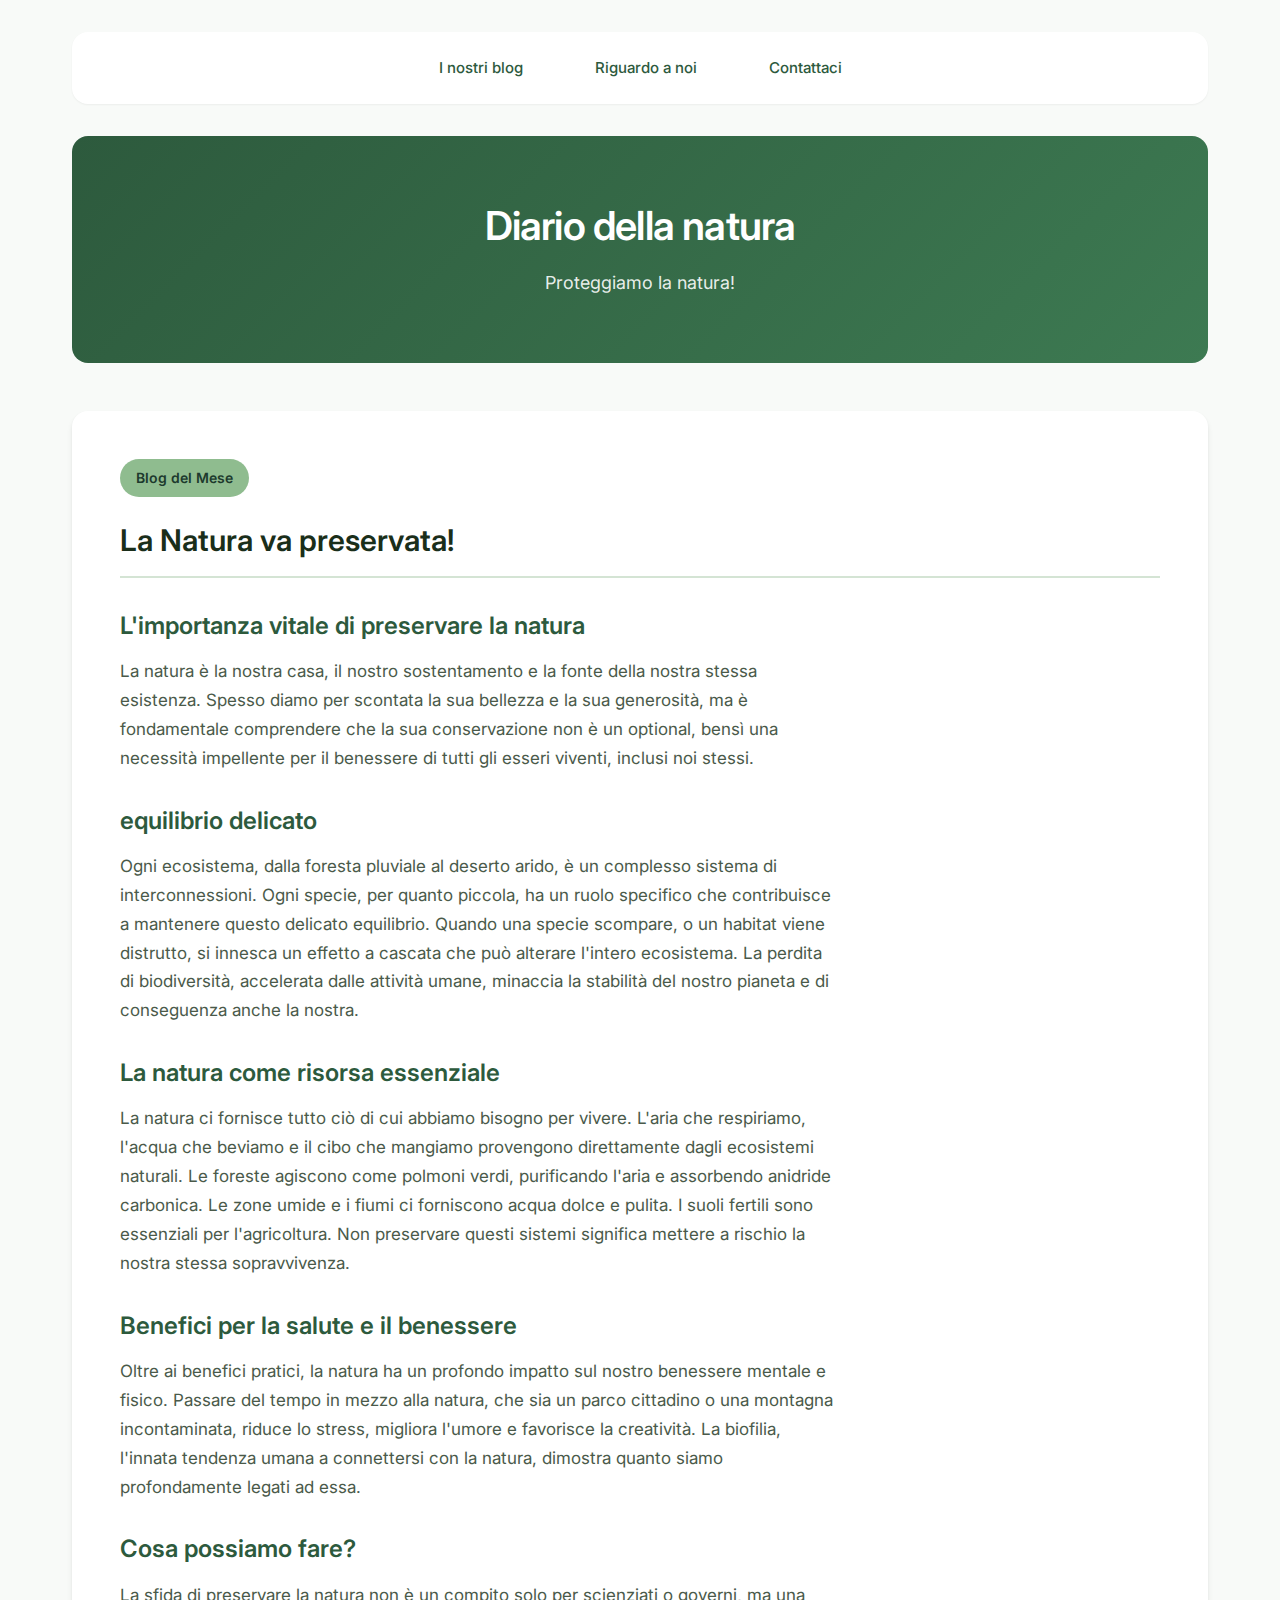
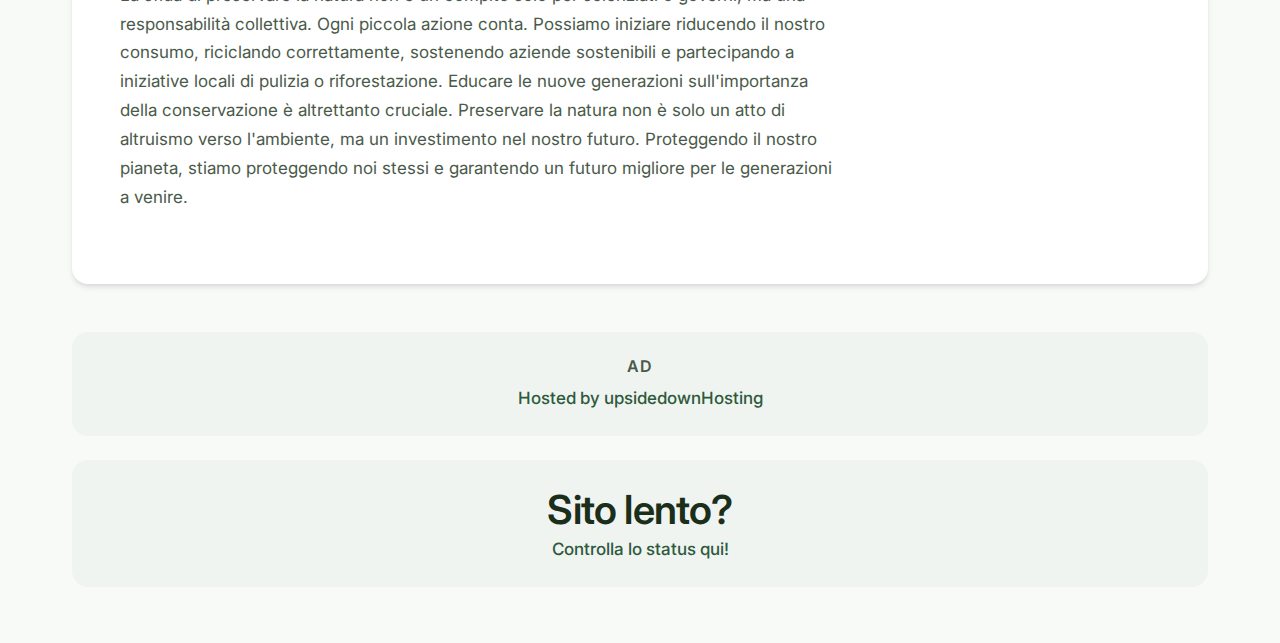
<file: it/index.html>
<!DOCTYPE html>
<html lang="it">
<head>
  <meta charset="UTF-8">
  <meta name="viewport" content="width=device-width, initial-scale=1.0">
  <title>Diario della Natura — Proteggiamo il nostro pianeta</title>
  <meta name="description" content="Diario della Natura è un blog non-profit dedicato alla sensibilizzazione ambientale. Articoli, approfondimenti e consigli per proteggere il nostro ecosistema." />
  <meta name="keywords" content="natura, ambiente, ecosistema, biodiversità, sostenibilità, protezione natura, blog natura italiano" />
  <meta name="author" content="UpsidedownProduction" />
  <meta property="og:title" content="Diario della Natura" />
  <meta property="og:description" content="Blog non-profit dedicato alla sensibilizzazione ambientale e alla protezione del nostro ecosistema." />
  <meta property="og:url" content="https://progetto-natura.vercel.app/it/index.html" />
  <meta property="og:type" content="website" />
  <meta property="og:locale" content="it_IT" />
  <link rel="alternate" type="application/rss+xml" title="Diario della Natura RSS" href="/it/feed.xml" />
  <link rel="canonical" href="https://progetto-natura.vercel.app/it/index.html" />
  <link rel="preconnect" href="https://fonts.googleapis.com">
  <link rel="preconnect" href="https://fonts.gstatic.com" crossorigin>
  <link href="https://fonts.googleapis.com/css2?family=Inter:wght@400;500;600;700&display=swap" rel="stylesheet">
  <script src="https://uptime.betterstack.com/widgets/announcement.js" data-id="223903" async="async" type="text/javascript"></script>
  <meta name="google-site-verification" content="gGl0rNF4Gv13V1TOcya-jMO2nuiv1ihUXqb6mImFUoE" />
  <link href="style.css" rel="stylesheet">
</head>

<!-- Google tag (gtag.js) -->
<script async src="https://www.googletagmanager.com/gtag/js?id=G-DJZ1PN1HJ7"></script>
<script>
  window.dataLayer = window.dataLayer || [];
  function gtag(){dataLayer.push(arguments);}
  gtag('js', new Date());
  gtag('config', 'G-DJZ1PN1HJ7');
</script>

<body>
  <div class="page-wrapper">
    <!-- Navigation -->
    <nav class="nav" role="navigation" aria-label="Navigazione principale">
      <a href="/it/Find_Blog.html">I nostri blog</a>
      <a href="/it/crediti.html">Riguardo a noi</a>
      <a href="/it/contatti.html">Contattaci</a>
    </nav>

    <!-- Hero Section -->
    <header class="hero">
      <h1>Diario della natura</h1>
      <p>Proteggiamo la natura!</p>
    </header>

    <!-- Featured Article -->
    <main>
      <article class="featured">
        <span class="featured-header">Blog del Mese</span>
        <h2>La Natura va preservata!</h2>
        
        <h3>L'importanza vitale di preservare la natura</h3>
        <p>La natura è la nostra casa, il nostro sostentamento e la fonte della nostra stessa esistenza. Spesso diamo per scontata la sua bellezza e la sua generosità, ma è fondamentale comprendere che la sua conservazione non è un optional, bensì una necessità impellente per il benessere di tutti gli esseri viventi, inclusi noi stessi.</p>
        
        <h3>equilibrio delicato</h3>
        <p>Ogni ecosistema, dalla foresta pluviale al deserto arido, è un complesso sistema di interconnessioni. Ogni specie, per quanto piccola, ha un ruolo specifico che contribuisce a mantenere questo delicato equilibrio. Quando una specie scompare, o un habitat viene distrutto, si innesca un effetto a cascata che può alterare l'intero ecosistema. La perdita di biodiversità, accelerata dalle attività umane, minaccia la stabilità del nostro pianeta e di conseguenza anche la nostra.</p>
        
        <h3>La natura come risorsa essenziale</h3>
        <p>La natura ci fornisce tutto ciò di cui abbiamo bisogno per vivere. L'aria che respiriamo, l'acqua che beviamo e il cibo che mangiamo provengono direttamente dagli ecosistemi naturali. Le foreste agiscono come polmoni verdi, purificando l'aria e assorbendo anidride carbonica. Le zone umide e i fiumi ci forniscono acqua dolce e pulita. I suoli fertili sono essenziali per l'agricoltura. Non preservare questi sistemi significa mettere a rischio la nostra stessa sopravvivenza.</p>
        
        <h3>Benefici per la salute e il benessere</h3>
        <p>Oltre ai benefici pratici, la natura ha un profondo impatto sul nostro benessere mentale e fisico. Passare del tempo in mezzo alla natura, che sia un parco cittadino o una montagna incontaminata, riduce lo stress, migliora l'umore e favorisce la creatività. La biofilia, l'innata tendenza umana a connettersi con la natura, dimostra quanto siamo profondamente legati ad essa.</p>
        
        <h3>Cosa possiamo fare?</h3>
        <p>La sfida di preservare la natura non è un compito solo per scienziati o governi, ma una responsabilità collettiva. Ogni piccola azione conta. Possiamo iniziare riducendo il nostro consumo, riciclando correttamente, sostenendo aziende sostenibili e partecipando a iniziative locali di pulizia o riforestazione. Educare le nuove generazioni sull'importanza della conservazione è altrettanto cruciale. Preservare la natura non è solo un atto di altruismo verso l'ambiente, ma un investimento nel nostro futuro. Proteggendo il nostro pianeta, stiamo proteggendo noi stessi e garantendo un futuro migliore per le generazioni a venire.</p>
      </article>
    </main>

    <!-- Footer Sections -->
    <footer>
      <section class="footer-section">
        <h4>Ad</h4>
        <a href="UpsidedownHosting.html">Hosted by upsidedownHosting</a>
      </section>

      <section class="footer-section">
        <h1>Sito lento?</h1>
        <a href="https://progettonaturastatus.instatus.com/">Controlla lo status qui!</a>
      </section>
    </footer>
  </div>
</body>
</html>
</file>
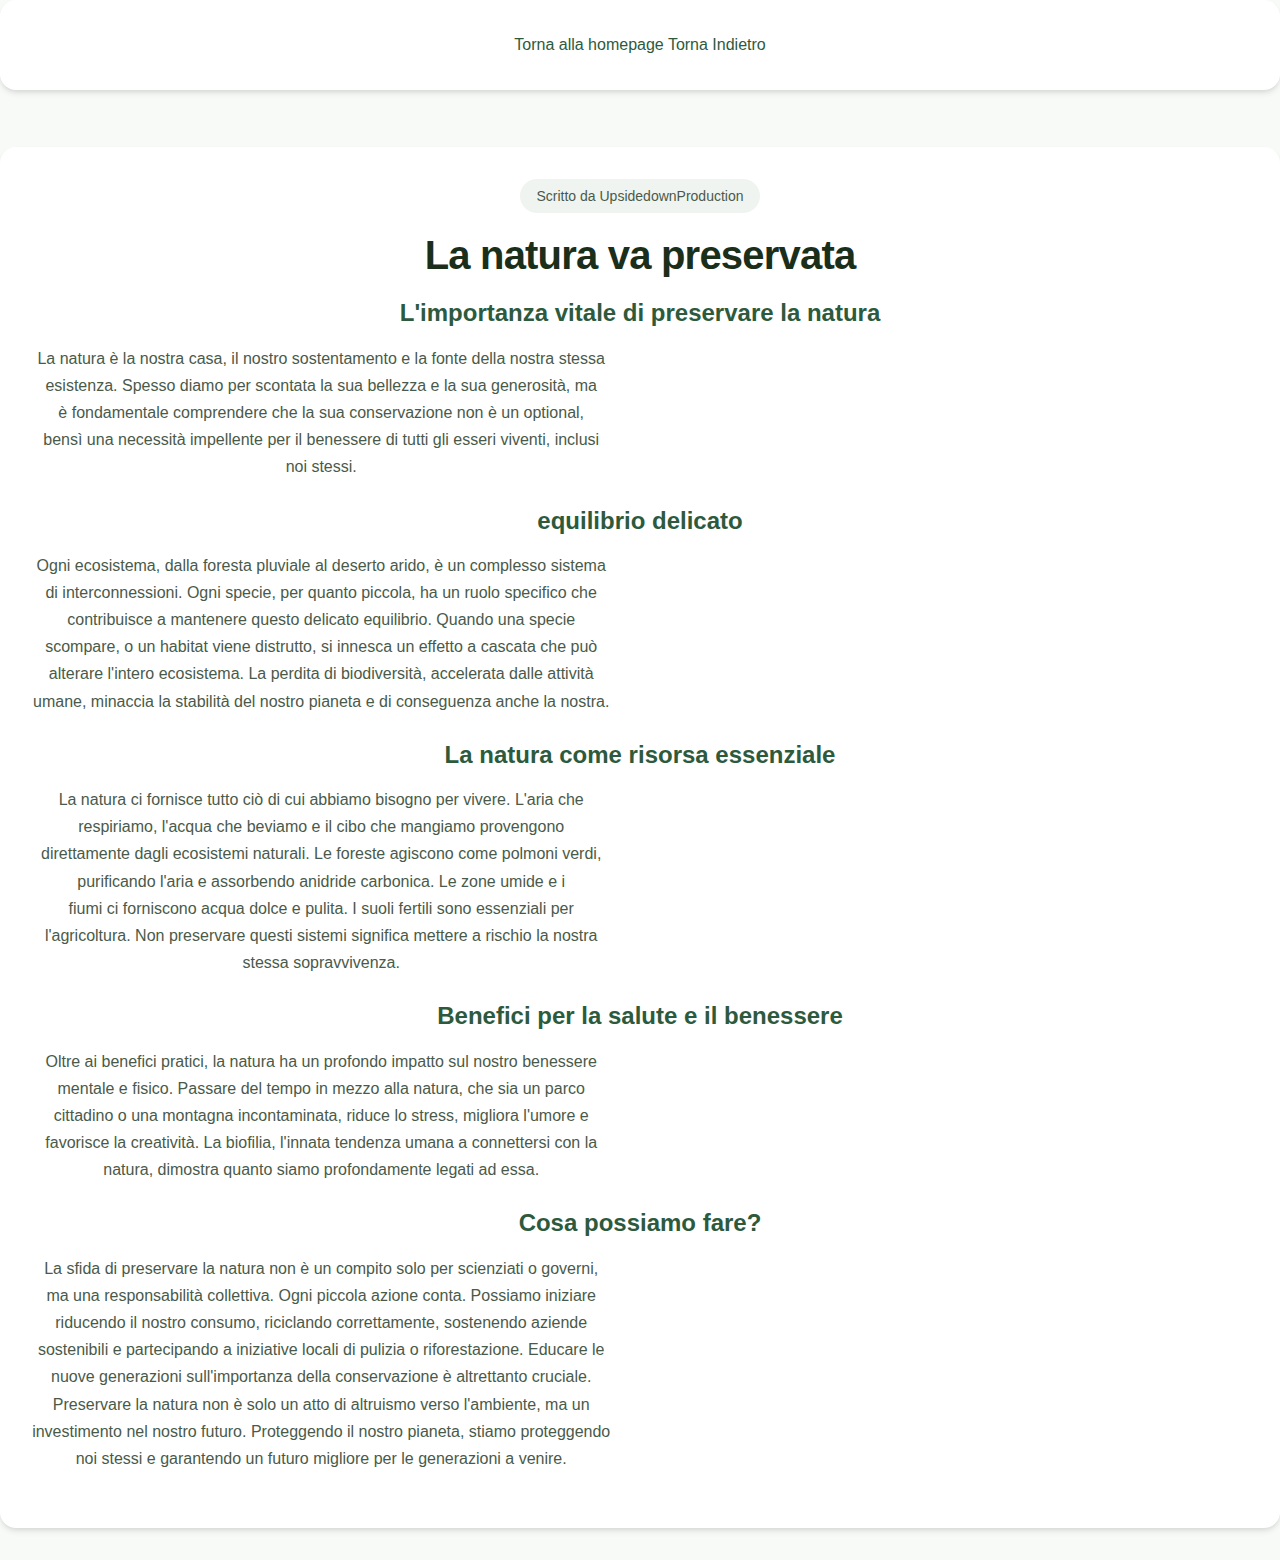
<file: Blog1.html>
<!DOCTYPE html>

<html>
<head>
  <link href="style.css" rel="stylesheet">
  <meta http-equiv="CONTENT-TYPE" content="text/html; charset=UTF-8">
  <title>La natura va preservata</title>
</head>
<body>
  <div class="container">
    <a href="index.html">Torna alla homepage</a>
    <a href="Find_Blog.html">Torna Indietro</a>
  </div>
  <br>
  <div class="container">
    <h3 class="container_LightGray">Scritto da UpsidedownProduction</h3>
    <h1>La natura va preservata</h1>
    <h3>L'importanza vitale di preservare la natura</h3>
    <p>​La natura è la nostra casa, il nostro sostentamento e la fonte della nostra stessa esistenza. Spesso diamo per scontata la sua bellezza e la sua generosità, ma è fondamentale comprendere che la sua conservazione non è un optional, bensì una necessità impellente per il benessere di tutti gli esseri viventi, inclusi noi stessi.</p>
  </p>
  <h3>equilibrio delicato</h3>
  <p>Ogni ecosistema, dalla foresta pluviale al deserto arido, è un complesso sistema di interconnessioni. Ogni specie, per quanto piccola, ha un ruolo specifico che contribuisce a mantenere questo delicato equilibrio. Quando una specie scompare, o un habitat viene distrutto, si innesca un effetto a cascata che può alterare l'intero ecosistema.  La perdita di biodiversità, accelerata dalle attività umane, minaccia la stabilità del nostro pianeta e di conseguenza anche la nostra.</p>
</p>
<h3>La natura come risorsa essenziale</h3>
<p>La natura ci fornisce tutto ciò di cui abbiamo bisogno per vivere. L'aria che respiriamo, l'acqua che beviamo e il cibo che mangiamo provengono direttamente dagli ecosistemi naturali. Le foreste agiscono come polmoni verdi, purificando l'aria e assorbendo anidride carbonica. Le zone umide e i fiumi ci forniscono acqua dolce e pulita. I suoli fertili sono essenziali per l'agricoltura. Non preservare questi sistemi significa mettere a rischio la nostra stessa sopravvivenza.</p>
  </p>
<h3>Benefici per la salute e il benessere</h3>
<p>Oltre ai benefici pratici, la natura ha un profondo impatto sul nostro benessere mentale e fisico. Passare del tempo in mezzo alla natura, che sia un parco cittadino o una montagna incontaminata, riduce lo stress, migliora l'umore e favorisce la creatività.  La biofilia, l'innata tendenza umana a connettersi con la natura, dimostra quanto siamo profondamente legati ad essa.</p>
</p>
<h3>Cosa possiamo fare?</h3>
<p>La sfida di preservare la natura non è un compito solo per scienziati o governi, ma una responsabilità collettiva. Ogni piccola azione conta. Possiamo iniziare riducendo il nostro consumo, riciclando correttamente, sostenendo aziende sostenibili e partecipando a iniziative locali di pulizia o riforestazione. Educare le nuove generazioni sull'importanza della conservazione è altrettanto cruciale.
​Preservare la natura non è solo un atto di altruismo verso l'ambiente, ma un investimento nel nostro futuro. Proteggendo il nostro pianeta, stiamo proteggendo noi stessi e garantendo un futuro migliore per le generazioni a venire.</p>
</p>
  </div>
  
  
  
</body>
</html>
</file>
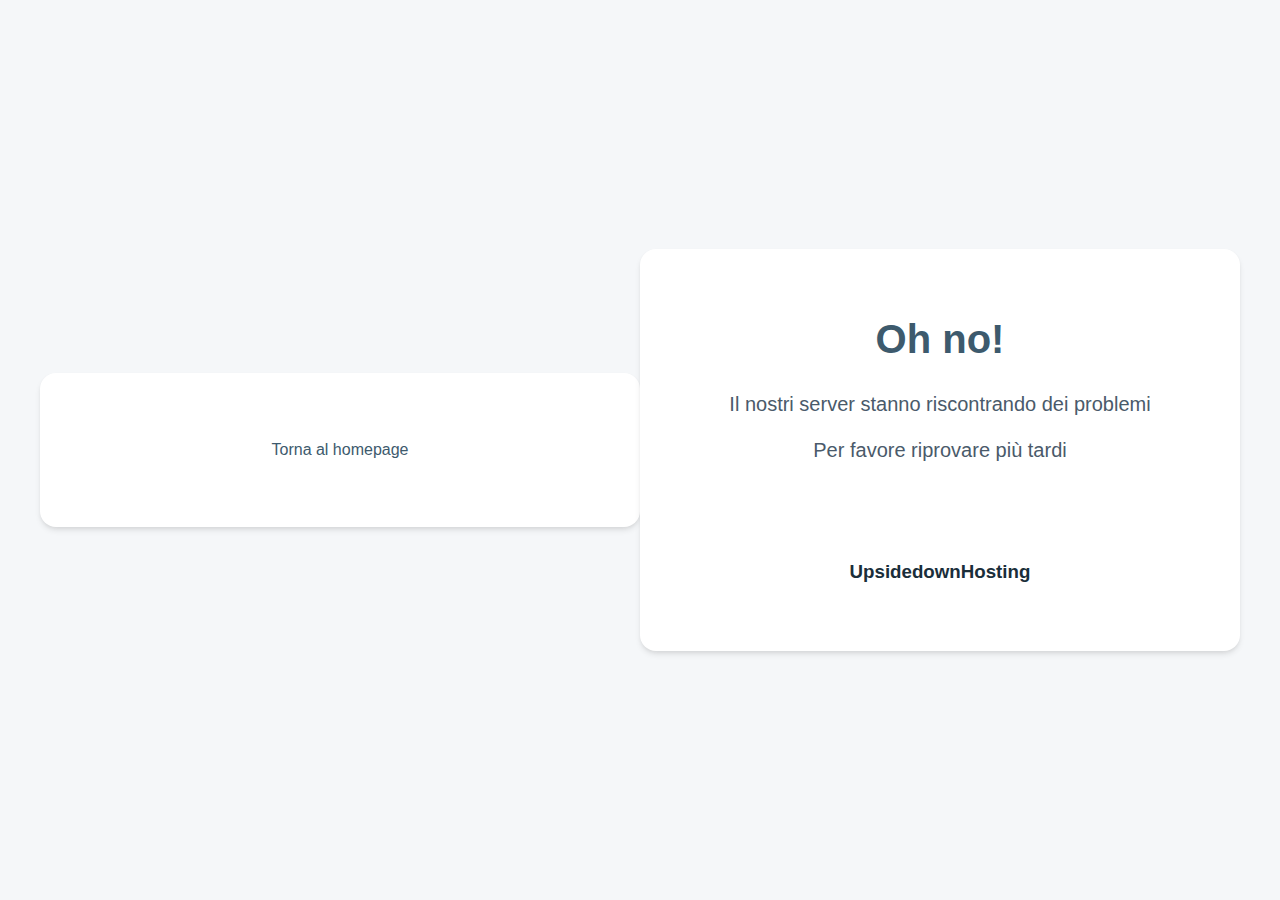
<file: chiuso.html>
<!DOCTYPE html>

<html>
<head>
  <link href="style_chiuso.css" rel="stylesheet">
  <meta http-equiv="CONTENT-TYPE" content="text/html; charset=UTF-8">
  <title>Errore 839</title>
</head>
<body>
  <div class="container">
    <a href="index.html">Torna al homepage</a>
  </div>
  <br>
  <div class="container">
    <h1>Oh no!</h1>
    <h2>Il nostri server stanno riscontrando dei problemi</h2>
    <h2>Per favore riprovare più tardi</h2>
    <br>
    <br>
    <br>
    <h3>UpsidedownHosting</h3>
  </div>
</body>
</html>
</file>
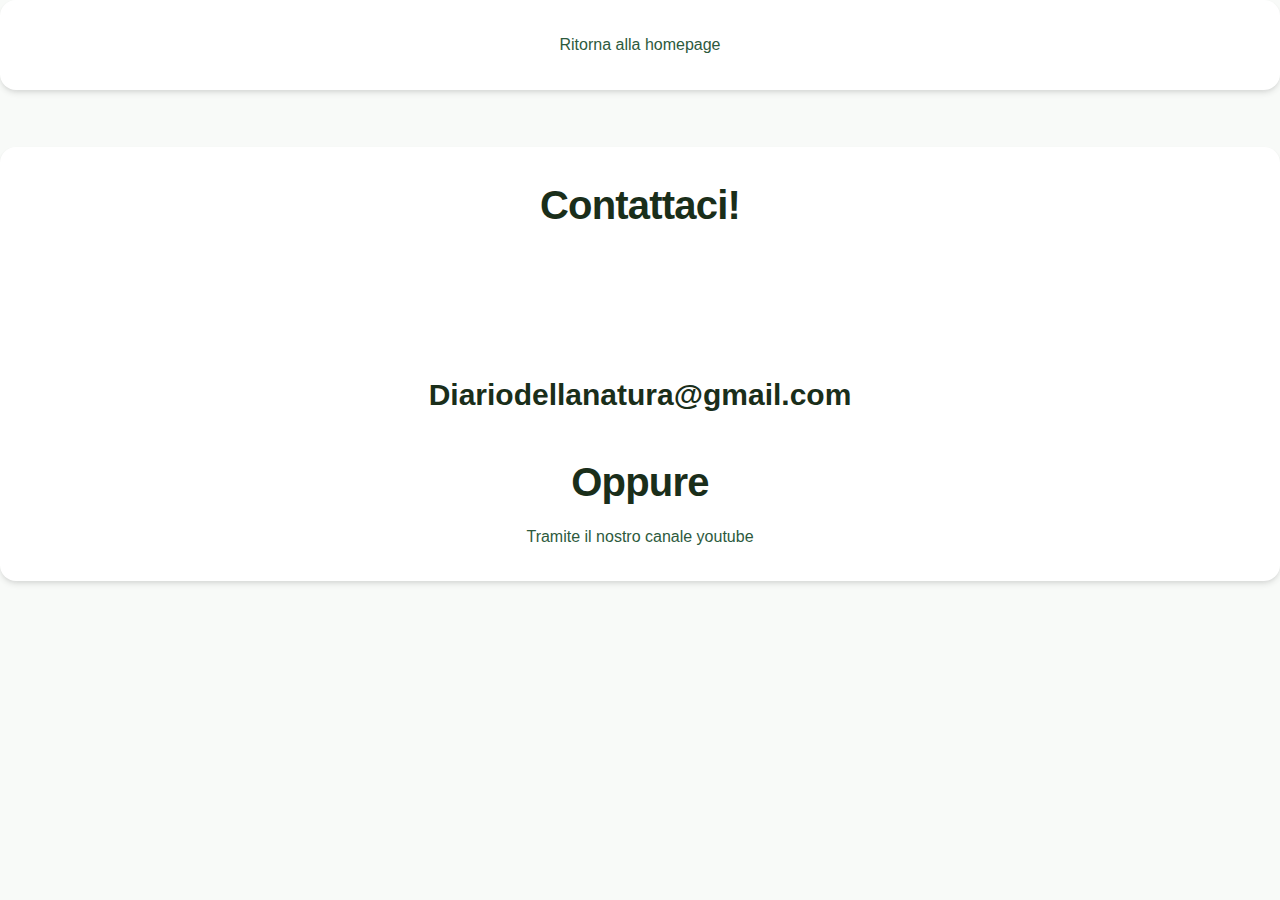
<file: contatti.html>
<!DOCTYPE html>

<html>
<head>
  <link href="style.css" rel="stylesheet">
  <meta name="viewport" content="width=device-width, initial-scale=1.0">
  <title>Contatti</title>
</head>
<body>
  <div class="container">
    <a href="index.html">Ritorna alla homepage</a>
    
  </div>
  <br>
  <div class="container">
    <h1>Contattaci!</h1>
    <br>
    <br>
    <br>
    <br>
    <br>
    <h2>Diariodellanatura@gmail.com</h2>
    <br>
    <h1>Oppure</h1>
    <a href="https://youtube.com/@diariodellanaturaofficial?feature=shared">Tramite il nostro canale youtube</a> 
  </div>
</body>
</html>
</file>
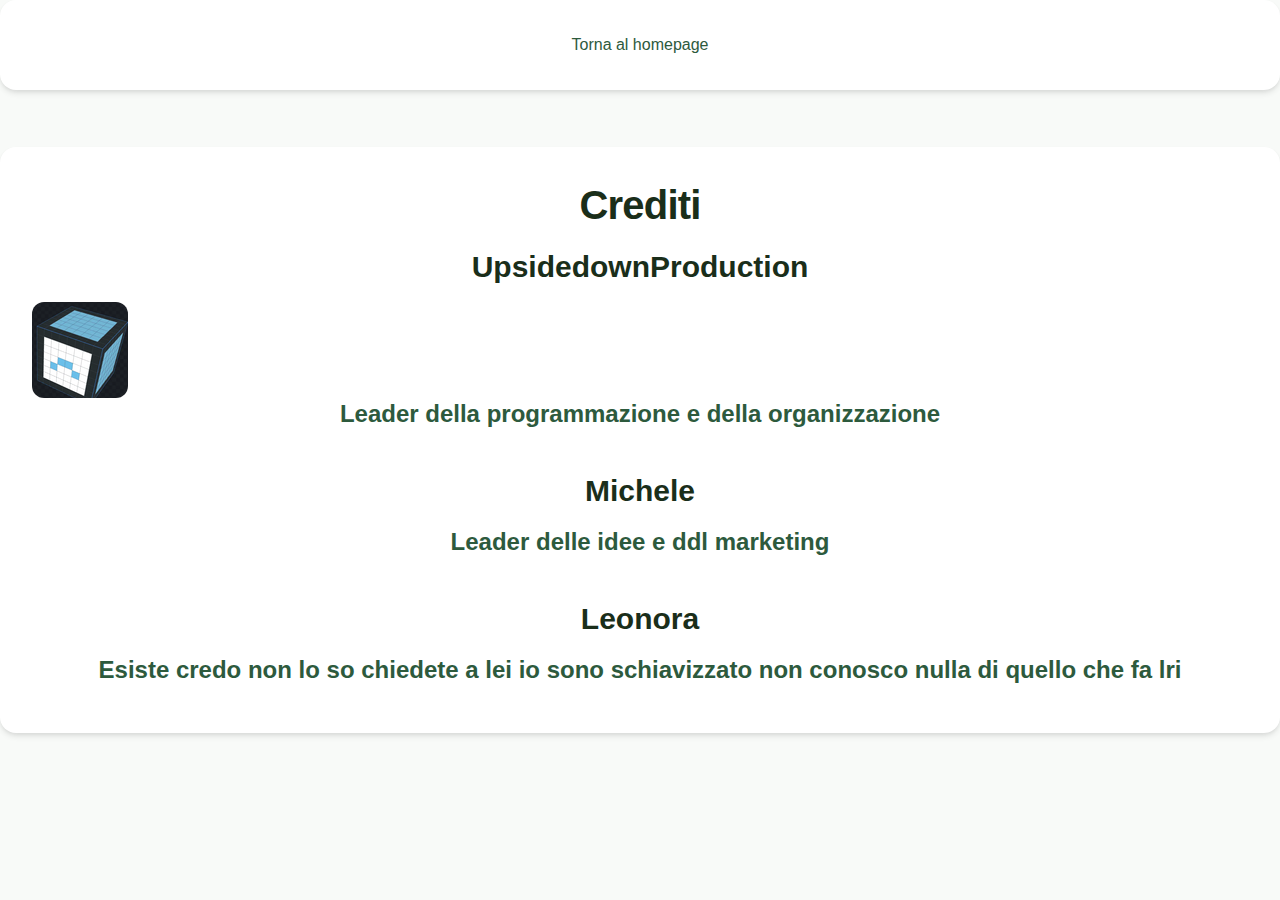
<file: crediti.html>
<!DOCTYPE html>

<html>
<head>
  <link href="style.css" rel="stylesheet">
  <meta name="viewport" content="width=device-width, initial-scale=1.0">
  <title>Crediti</title>
</head>
<body>
  <div class="container">
    <a href="index.html">Torna al homepage</a>
  </div>
  <br>
  <div class="container">
    <h1>Crediti</h1>
    <h2>UpsidedownProduction</h2>
    <img src="Logo_Programmatore.png">
    <h3>Leader della programmazione e della organizzazione</h3>
    <br>
    <h2>Michele</h2>
    <h3>Leader delle idee e ddl marketing</h3>
    <br>
    <h2>Leonora</h2>
    <h3>Esiste credo non lo so chiedete a lei io sono schiavizzato non conosco nulla di quello che fa lri</h3>
  </div>

</body>
</html>
</file>
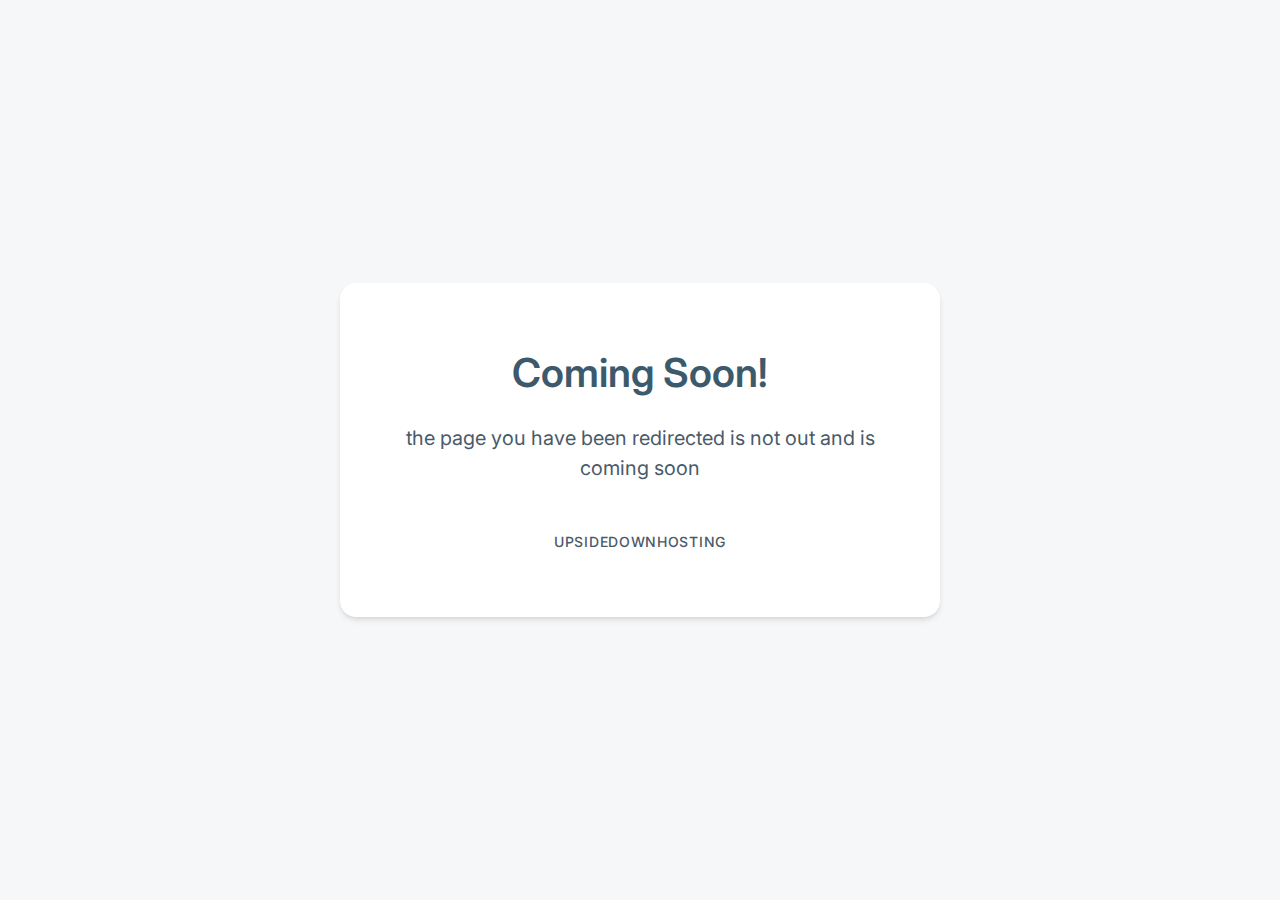
<file: english.html>
<!DOCTYPE html>
<html lang="en">
<head>
  <meta charset="UTF-8">
  <meta name="viewport" content="width=device-width, initial-scale=1.0">
  <title>Error 620</title>
  <link rel="preconnect" href="https://fonts.googleapis.com">
  <link rel="preconnect" href="https://fonts.gstatic.com" crossorigin>
  <link href="https://fonts.googleapis.com/css2?family=Inter:wght@400;500;600;700&display=swap" rel="stylesheet">
  <link href="style_chiuso.css" rel="stylesheet">
</head>
<body>
  <div class="container">
    <h1>Coming Soon!</h1>
    <h2>the page you have been redirected is not out and is coming soon</h2>
    <h4>UpsidedownHosting</h4>
  </div>
</body>
</html>
</file>
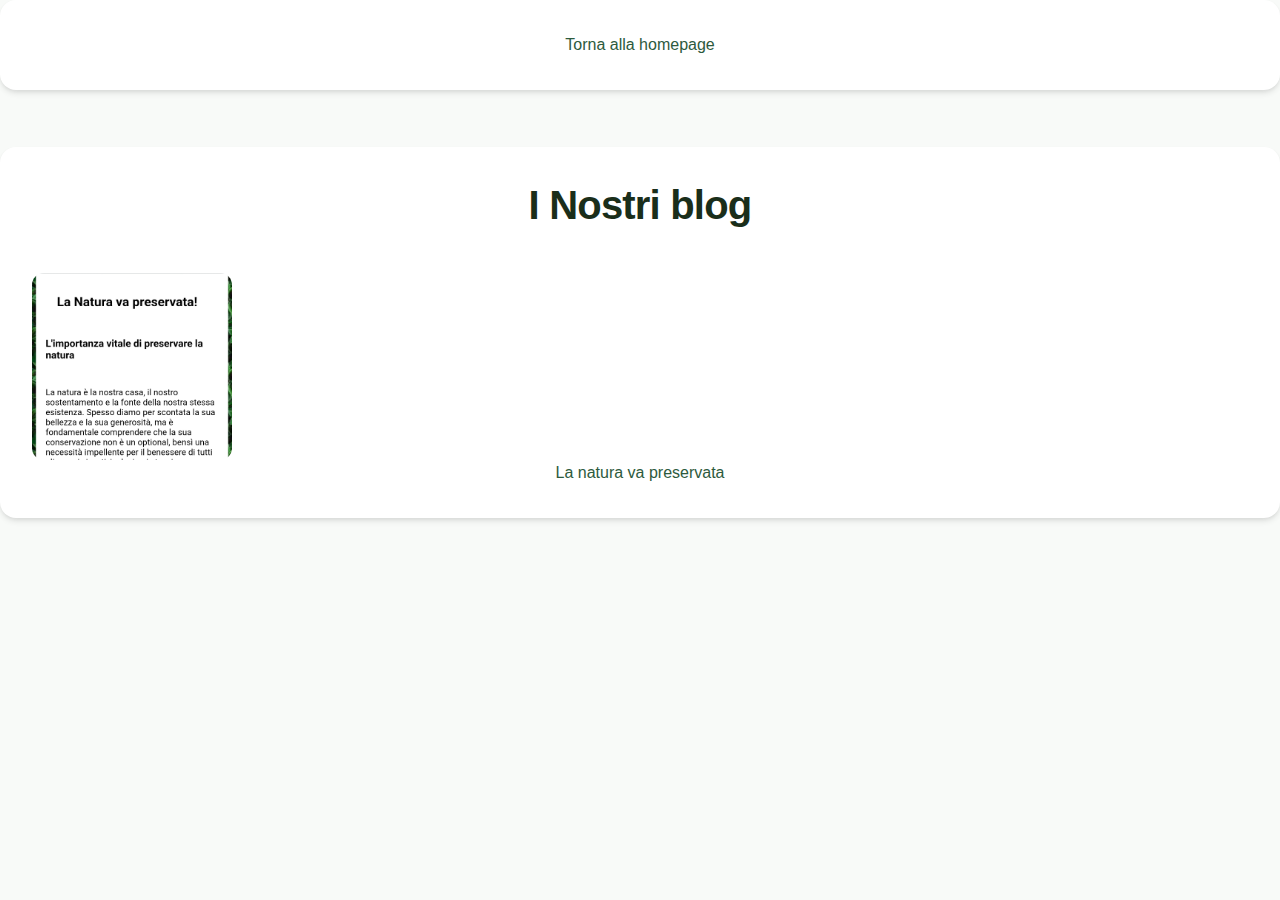
<file: Find_Blog.html>
<!DOCTYPE html>

<html>
<head>
  <link href="style.css" rel="stylesheet">
  <meta name="viewport" content="width=device-width, initial-scale=1.0">
  <title>Tutti i blog</title>
</head>
<body>
  <div class="container">
    <a href="index.html">Torna alla homepage</a>
  </div>
  <br>
  <div class="container">
    <h1>I Nostri blog</h1>
    <br>
    <img src="blog1.jpg" width="200">
    <a href="Blog1.html">La natura va preservata</a>
    
  </div>
 
</body>
</html>
</file>
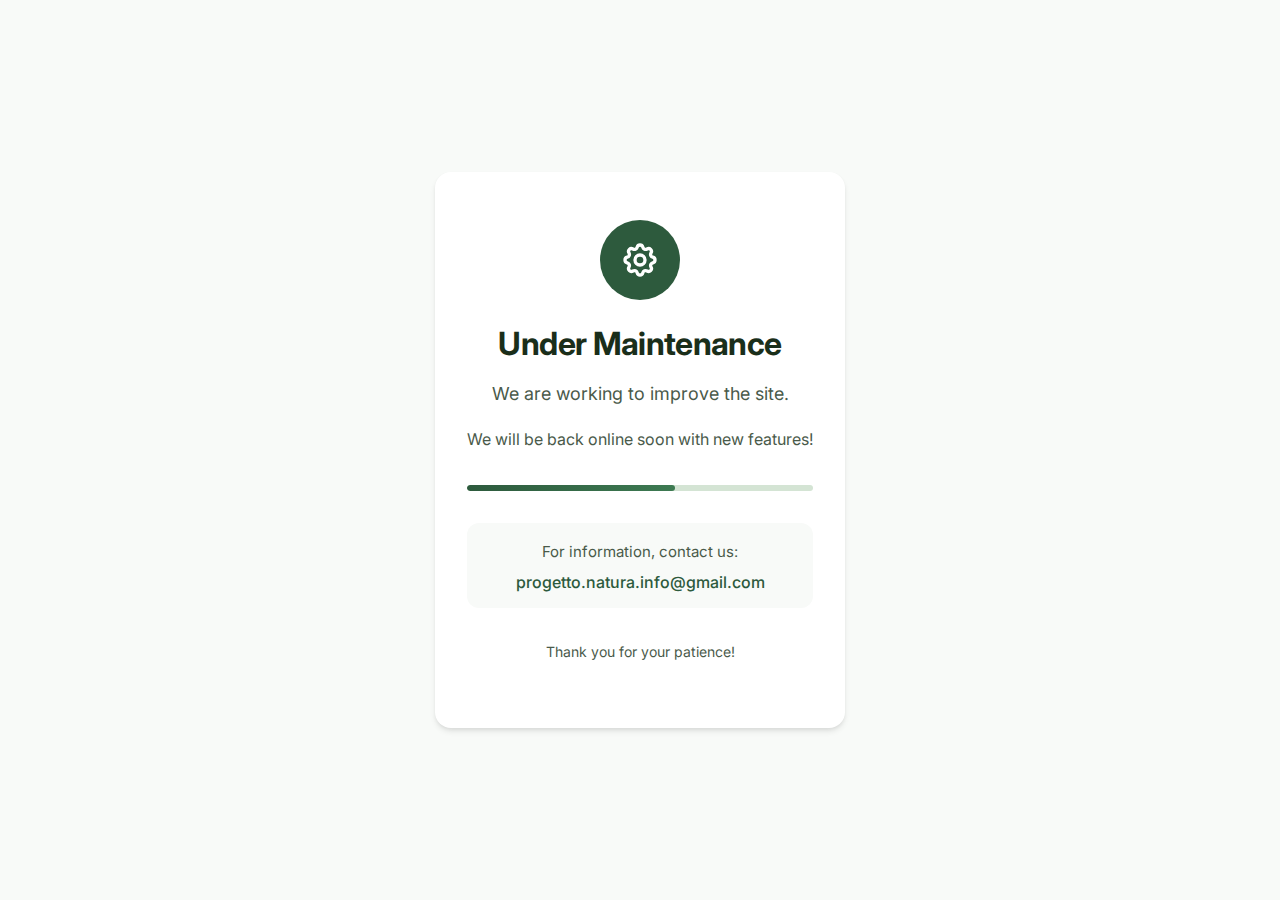
<file: maintenance.html>
<!DOCTYPE html>
<html lang="en">
<head>
  <meta charset="UTF-8">
  <meta name="viewport" content="width=device-width, initial-scale=1.0">
  <title>Maintenance - Progetto Natura</title>
  <link rel="preconnect" href="https://fonts.googleapis.com">
  <link rel="preconnect" href="https://fonts.gstatic.com" crossorigin>
  <link href="https://fonts.googleapis.com/css2?family=Inter:wght@400;500;600;700&display=swap" rel="stylesheet">
  <style>
    *, *::before, *::after {
      box-sizing: border-box;
      margin: 0;
      padding: 0;
    }

    :root {
      --color-primary: #2d5a3d;
      --color-primary-light: #3d7a52;
      --color-background: #f8faf8;
      --color-surface: #ffffff;
      --color-text: #1a2e1a;
      --color-text-muted: #4a5a4a;
      --color-border: #d4e4d4;
      --font-sans: 'Inter', -apple-system, BlinkMacSystemFont, 'Segoe UI', Roboto, sans-serif;
    }

    body {
      font-family: var(--font-sans);
      background-color: var(--color-background);
      min-height: 100vh;
      display: flex;
      align-items: center;
      justify-content: center;
      padding: 2rem;
    }

    .maintenance-container {
      max-width: 600px;
      text-align: center;
      background-color: var(--color-surface);
      padding: 3rem 2rem;
      border-radius: 1rem;
      box-shadow: 0 4px 6px -1px rgba(0, 0, 0, 0.1), 0 2px 4px -1px rgba(0, 0, 0, 0.06);
    }

    .icon {
      width: 80px;
      height: 80px;
      margin: 0 auto 1.5rem;
      background-color: var(--color-primary);
      border-radius: 50%;
      display: flex;
      align-items: center;
      justify-content: center;
    }

    .icon svg {
      width: 40px;
      height: 40px;
      color: white;
    }

    h1 {
      font-size: 2rem;
      font-weight: 700;
      color: var(--color-text);
      margin-bottom: 1rem;
      letter-spacing: -0.02em;
    }

    p {
      font-size: 1.125rem;
      line-height: 1.7;
      color: var(--color-text-muted);
      margin-bottom: 1rem;
    }

    .subtitle {
      font-size: 1rem;
      color: var(--color-text-muted);
      margin-bottom: 2rem;
    }

    .progress-bar {
      width: 100%;
      height: 6px;
      background-color: var(--color-border);
      border-radius: 3px;
      overflow: hidden;
      margin-bottom: 2rem;
    }

    .progress-bar-fill {
      width: 60%;
      height: 100%;
      background: linear-gradient(90deg, var(--color-primary), var(--color-primary-light));
      border-radius: 3px;
      animation: progress 2s ease-in-out infinite;
    }

    @keyframes progress {
      0%, 100% { width: 30%; }
      50% { width: 70%; }
    }

    .contact-info {
      background-color: var(--color-background);
      padding: 1rem 1.5rem;
      border-radius: 0.75rem;
      margin-top: 1.5rem;
    }

    .contact-info p {
      font-size: 0.9375rem;
      margin-bottom: 0.5rem;
    }

    .contact-info a {
      color: var(--color-primary);
      text-decoration: none;
      font-weight: 500;
    }

    .contact-info a:hover {
      text-decoration: underline;
    }

    .footer-text {
      margin-top: 2rem;
      font-size: 0.875rem;
      color: var(--color-text-muted);
    }
  </style>
</head>
<body>
  <main class="maintenance-container">
    <div class="icon">
      <svg xmlns="http://www.w3.org/2000/svg" fill="none" viewBox="0 0 24 24" stroke="currentColor" stroke-width="2">
        <path stroke-linecap="round" stroke-linejoin="round" d="M10.325 4.317c.426-1.756 2.924-1.756 3.35 0a1.724 1.724 0 002.573 1.066c1.543-.94 3.31.826 2.37 2.37a1.724 1.724 0 001.065 2.572c1.756.426 1.756 2.924 0 3.35a1.724 1.724 0 00-1.066 2.573c.94 1.543-.826 3.31-2.37 2.37a1.724 1.724 0 00-2.572 1.065c-.426 1.756-2.924 1.756-3.35 0a1.724 1.724 0 00-2.573-1.066c-1.543.94-3.31-.826-2.37-2.37a1.724 1.724 0 00-1.065-2.572c-1.756-.426-1.756-2.924 0-3.35a1.724 1.724 0 001.066-2.573c-.94-1.543.826-3.31 2.37-2.37.996.608 2.296.07 2.572-1.065z" />
        <path stroke-linecap="round" stroke-linejoin="round" d="M15 12a3 3 0 11-6 0 3 3 0 016 0z" />
      </svg>
    </div>
    
    <h1>Under Maintenance</h1>
    <p>We are working to improve the site.</p>
    <p class="subtitle">We will be back online soon with new features!</p>
    
    <div class="progress-bar">
      <div class="progress-bar-fill"></div>
    </div>
    
    <div class="contact-info">
      <p>For information, contact us:</p>
      <a href="mailto:progetto.natura.info@gmail.com">progetto.natura.info@gmail.com</a>
    </div>
    
    <p class="footer-text">Thank you for your patience!</p>
  </main>
</body>
</html>
</file>
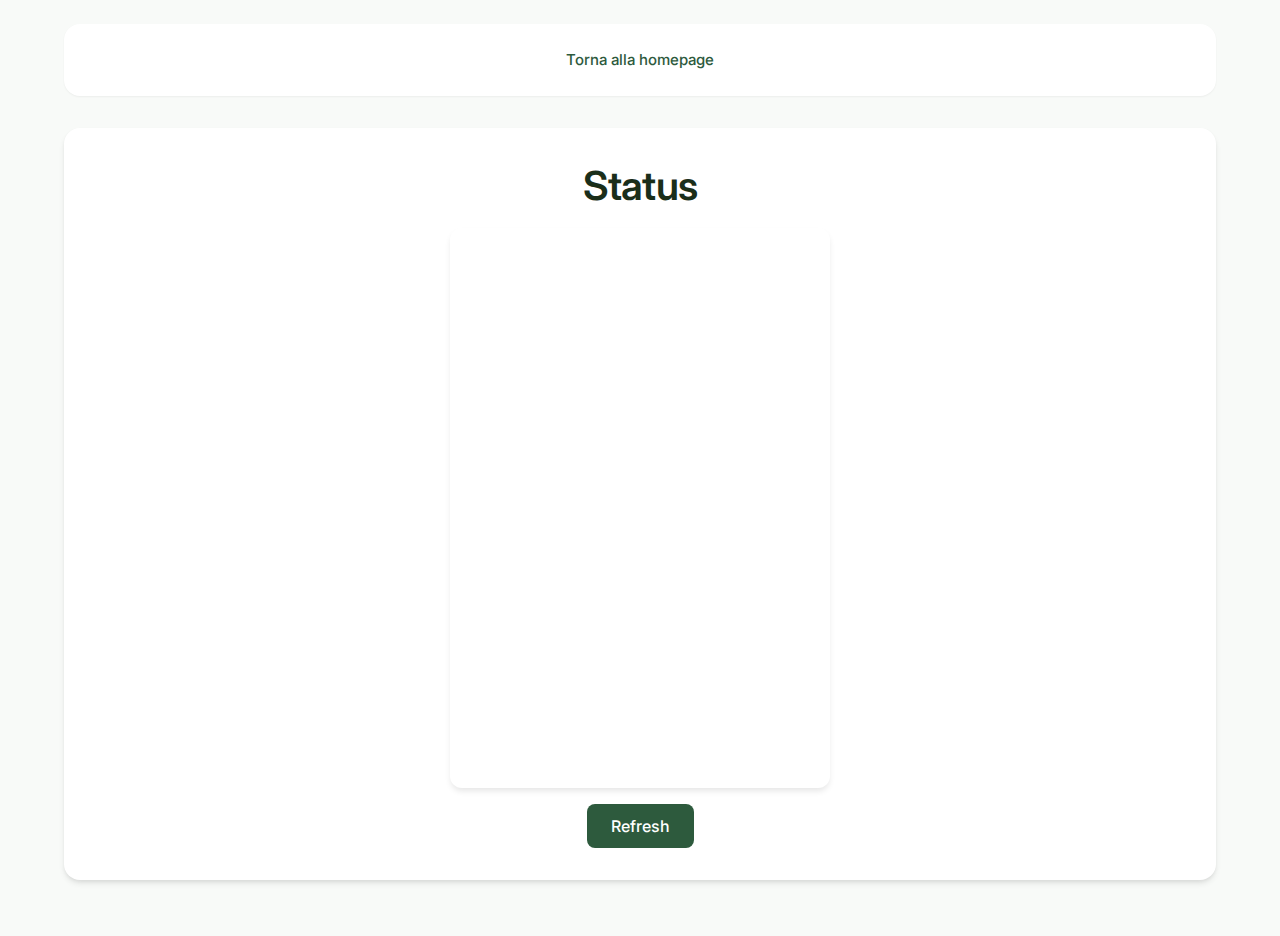
<file: status.html>
<!DOCTYPE html>
<html lang="it">
<head>
  <meta charset="UTF-8">
  <meta name="viewport" content="width=device-width, initial-scale=1.0">
  <title>Status</title>
  <link rel="preconnect" href="https://fonts.googleapis.com">
  <link rel="preconnect" href="https://fonts.gstatic.com" crossorigin>
  <link href="https://fonts.googleapis.com/css2?family=Inter:wght@400;500;600;700&display=swap" rel="stylesheet">
  <link href="style.css" rel="stylesheet">
  <style>
    .status-wrapper {
      display: flex;
      flex-direction: column;
      align-items: center;
      gap: 1rem;
    }
    
    .status-iframe {
      border: none;
      border-radius: 0.75rem;
      box-shadow: 0 4px 6px -1px rgba(0, 0, 0, 0.1);
      max-width: 100%;
    }
    
    .refresh-button {
      display: inline-flex;
      align-items: center;
      justify-content: center;
      padding: 0.75rem 1.5rem;
      background-color: var(--color-primary, #2d5a3d);
      color: white;
      font-weight: 500;
      border: none;
      border-radius: 0.5rem;
      cursor: pointer;
      font-family: inherit;
      font-size: 1rem;
      transition: background-color 150ms ease;
    }
    
    .refresh-button:hover {
      background-color: var(--color-primary-light, #3d7a52);
    }
  </style>
</head>
<body>
  <div class="page-wrapper">
    <nav class="nav" role="navigation">
      <a href="index.html">Torna alla homepage</a>
    </nav>

    <main>
      <section class="container">
        <h1>Status</h1>
        <div class="status-wrapper">
          <iframe 
            src="https://cyrgrlq6.checkly-dashboards.com/?duration=7d" 
            width="380" 
            height="560" 
            id="Status"
            class="status-iframe"
            title="Service status dashboard"
          ></iframe>
          <button onclick="refreshIframe()" class="refresh-button">Refresh</button>
        </div>
      </section>
    </main>
  </div>

  <script>
    function refreshIframe() {
      const iframe = document.getElementById('Status');
      iframe.src = iframe.src;
    }
  </script>
</body>
</html>
</file>
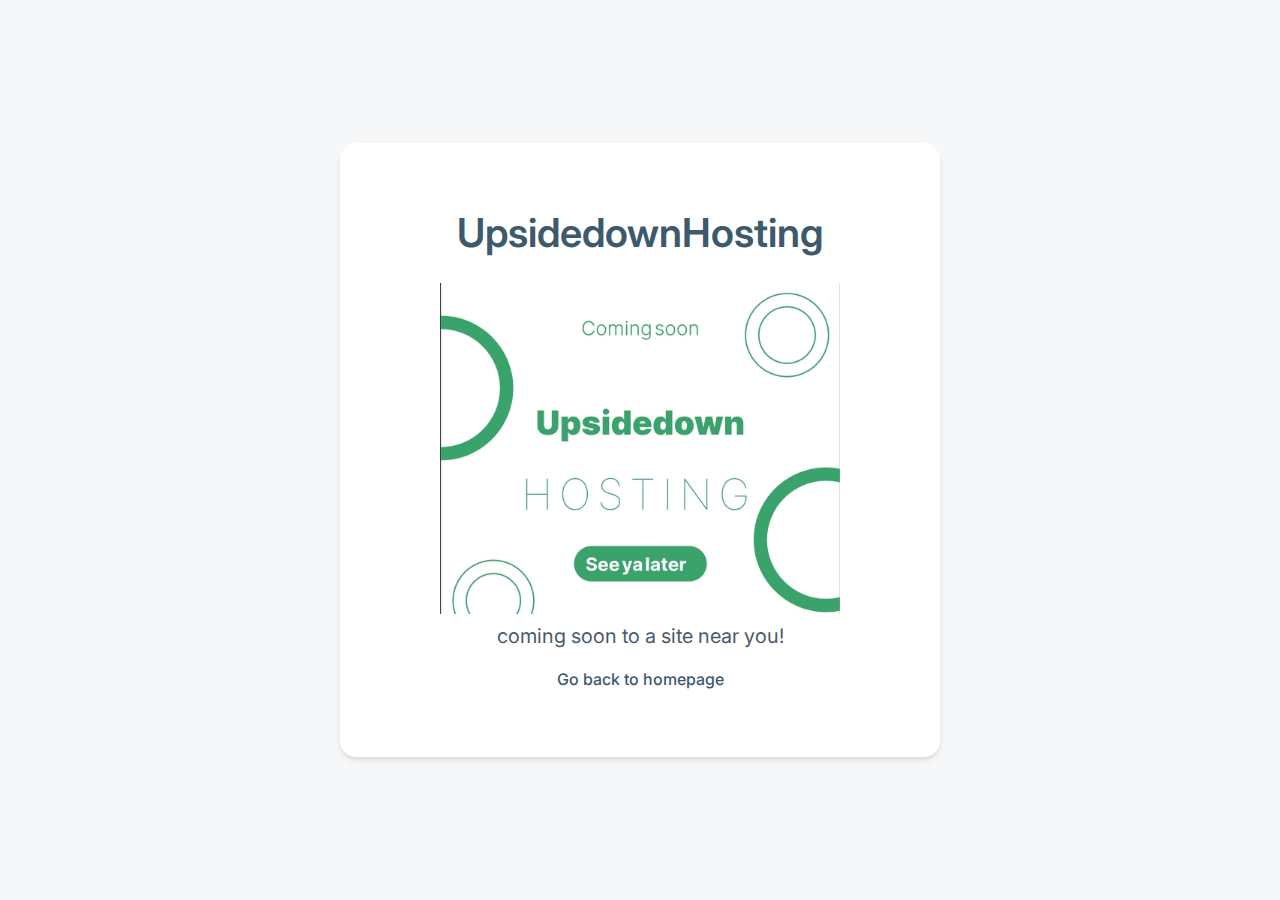
<file: UpsidedownHosting.html>
<!DOCTYPE html>
<html lang="en">
<head>
  <meta charset="UTF-8">
  <meta name="viewport" content="width=device-width, initial-scale=1.0">
  <title>UpsidedownHosting</title>
  <link rel="preconnect" href="https://fonts.googleapis.com">
  <link rel="preconnect" href="https://fonts.gstatic.com" crossorigin>
  <link href="https://fonts.googleapis.com/css2?family=Inter:wght@400;500;600;700&display=swap" rel="stylesheet">
  <link href="style_chiuso.css" rel="stylesheet">
</head>
<body>
  <div class="container">
    <h1>UpsidedownHosting</h1>
    <img src="UpsidedownHosting.jpg" width="400" alt="UpsidedownHosting logo">
    <h2>coming soon to a site near you!</h2>
    <a href="index.html">Go back to homepage</a>
  </div>
</body>
</html>
</file>
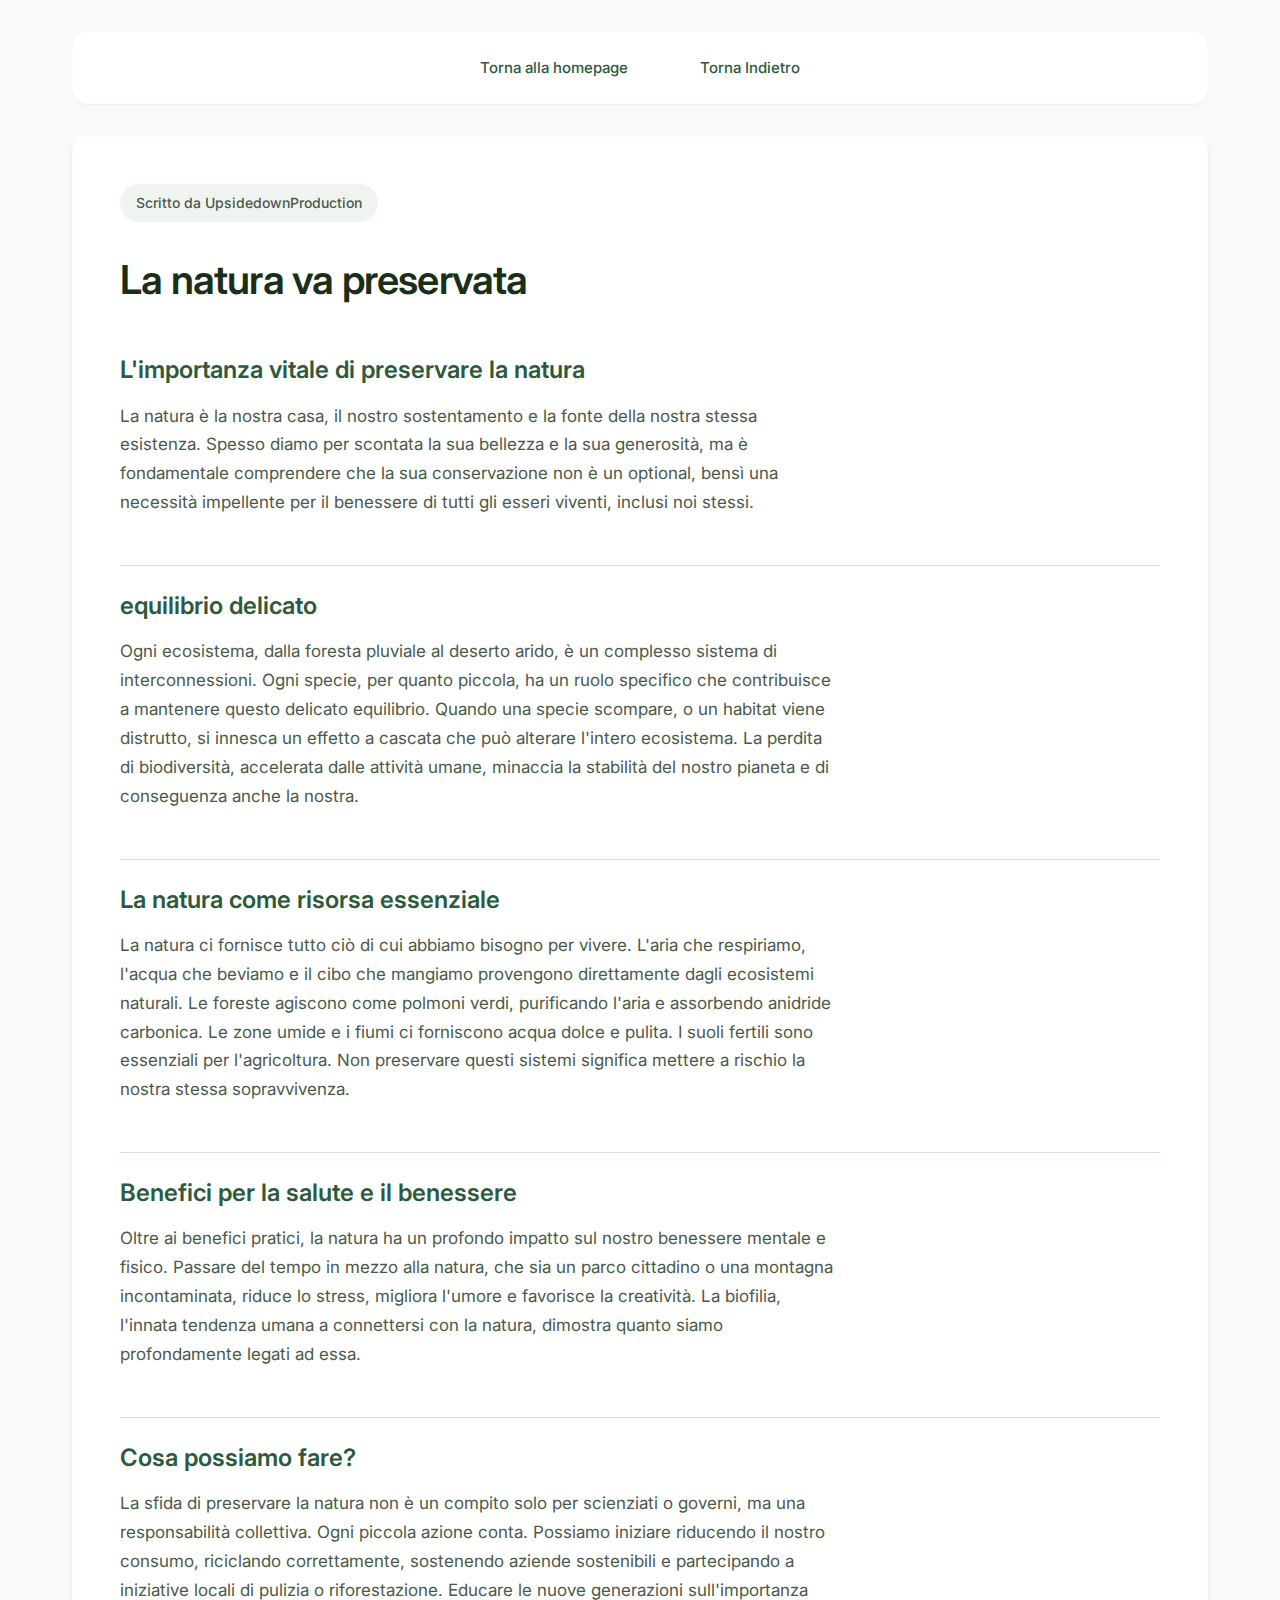
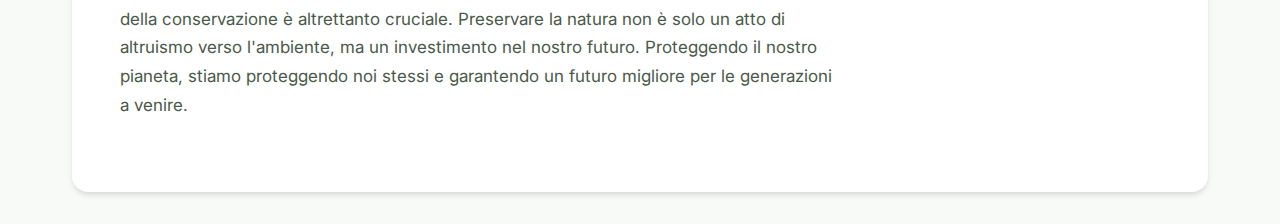
<file: it/Blog1.html>
<!DOCTYPE html>
<html lang="it">
<head>
  <meta charset="UTF-8">
  <meta name="viewport" content="width=device-width, initial-scale=1.0">
  <title>La Natura va Preservata — Diario della Natura</title>
  <meta name="description" content="L'importanza vitale di preservare la natura: ecosistemi, biodiversità, risorse essenziali e cosa possiamo fare ogni giorno per proteggere il nostro pianeta." />
  <meta name="keywords" content="preservare la natura, ecosistema, biodiversità, sostenibilità, ambiente, protezione natura" />
  <meta name="author" content="UpsidedownProduction" />
  <meta property="og:title" content="La Natura va Preservata — Diario della Natura" />
  <meta property="og:description" content="L'importanza vitale di preservare la natura: ecosistemi, biodiversità, risorse essenziali e cosa possiamo fare ogni giorno." />
  <meta property="og:url" content="https://progetto-natura.vercel.app/it/Blog1.html" />
  <meta property="og:type" content="article" />
  <meta property="og:locale" content="it_IT" />
  <link rel="canonical" href="https://progetto-natura.vercel.app/it/Blog1.html" />
  <link rel="preconnect" href="https://fonts.googleapis.com">
  <link rel="preconnect" href="https://fonts.gstatic.com" crossorigin>
  <link href="https://fonts.googleapis.com/css2?family=Inter:wght@400;500;600;700&display=swap" rel="stylesheet">
  <link href="style.css" rel="stylesheet">
</head>
<body>
  <div class="page-wrapper">
    <!-- Navigation -->
    <nav class="nav" role="navigation" aria-label="Navigazione principale">
      <a href="index.html">Torna alla homepage</a>
      <a href="Find_Blog.html">Torna Indietro</a>
    </nav>

    <!-- Article -->
    <main>
      <article class="article">
        <div class="article-meta">
          <span class="container_LightGray">Scritto da UpsidedownProduction</span>
        </div>
        
        <h1>La natura va preservata</h1>
        
        <h3>L'importanza vitale di preservare la natura</h3>
        <p>La natura è la nostra casa, il nostro sostentamento e la fonte della nostra stessa esistenza. Spesso diamo per scontata la sua bellezza e la sua generosità, ma è fondamentale comprendere che la sua conservazione non è un optional, bensì una necessità impellente per il benessere di tutti gli esseri viventi, inclusi noi stessi.</p>
        
        <h3>equilibrio delicato</h3>
        <p>Ogni ecosistema, dalla foresta pluviale al deserto arido, è un complesso sistema di interconnessioni. Ogni specie, per quanto piccola, ha un ruolo specifico che contribuisce a mantenere questo delicato equilibrio. Quando una specie scompare, o un habitat viene distrutto, si innesca un effetto a cascata che può alterare l'intero ecosistema. La perdita di biodiversità, accelerata dalle attività umane, minaccia la stabilità del nostro pianeta e di conseguenza anche la nostra.</p>
        
        <h3>La natura come risorsa essenziale</h3>
        <p>La natura ci fornisce tutto ciò di cui abbiamo bisogno per vivere. L'aria che respiriamo, l'acqua che beviamo e il cibo che mangiamo provengono direttamente dagli ecosistemi naturali. Le foreste agiscono come polmoni verdi, purificando l'aria e assorbendo anidride carbonica. Le zone umide e i fiumi ci forniscono acqua dolce e pulita. I suoli fertili sono essenziali per l'agricoltura. Non preservare questi sistemi significa mettere a rischio la nostra stessa sopravvivenza.</p>
        
        <h3>Benefici per la salute e il benessere</h3>
        <p>Oltre ai benefici pratici, la natura ha un profondo impatto sul nostro benessere mentale e fisico. Passare del tempo in mezzo alla natura, che sia un parco cittadino o una montagna incontaminata, riduce lo stress, migliora l'umore e favorisce la creatività. La biofilia, l'innata tendenza umana a connettersi con la natura, dimostra quanto siamo profondamente legati ad essa.</p>
        
        <h3>Cosa possiamo fare?</h3>
        <p>La sfida di preservare la natura non è un compito solo per scienziati o governi, ma una responsabilità collettiva. Ogni piccola azione conta. Possiamo iniziare riducendo il nostro consumo, riciclando correttamente, sostenendo aziende sostenibili e partecipando a iniziative locali di pulizia o riforestazione. Educare le nuove generazioni sull'importanza della conservazione è altrettanto cruciale. Preservare la natura non è solo un atto di altruismo verso l'ambiente, ma un investimento nel nostro futuro. Proteggendo il nostro pianeta, stiamo proteggendo noi stessi e garantendo un futuro migliore per le generazioni a venire.</p>
      </article>
    </main>
  </div>
</body>
</html>
</file>
<file: it/style.css>
/* Modern CSS Reset and Base Styles */
*,
*::before,
*::after {
  box-sizing: border-box;
  margin: 0;
  padding: 0;
}

:root {
  /* Nature-inspired color palette */
  --color-primary: #2d5a3d;
  --color-primary-light: #3d7a52;
  --color-primary-dark: #1d3a2d;
  --color-accent: #8fbc8f;
  --color-background: #f8faf8;
  --color-surface: #ffffff;
  --color-surface-muted: #f0f4f0;
  --color-text: #1a2e1a;
  --color-text-muted: #4a5a4a;
  --color-border: #d4e4d4;
  
  /* Typography */
  --font-sans: 'Inter', -apple-system, BlinkMacSystemFont, 'Segoe UI', Roboto, sans-serif;
  --font-serif: 'Georgia', 'Times New Roman', serif;
  
  /* Spacing */
  --space-xs: 0.5rem;
  --space-sm: 1rem;
  --space-md: 1.5rem;
  --space-lg: 2rem;
  --space-xl: 3rem;
  --space-2xl: 4rem;
  
  /* Border radius */
  --radius-sm: 0.5rem;
  --radius-md: 0.75rem;
  --radius-lg: 1rem;
  --radius-full: 9999px;
  
  /* Shadows */
  --shadow-sm: 0 1px 2px rgba(0, 0, 0, 0.05);
  --shadow-md: 0 4px 6px -1px rgba(0, 0, 0, 0.1), 0 2px 4px -1px rgba(0, 0, 0, 0.06);
  --shadow-lg: 0 10px 15px -3px rgba(0, 0, 0, 0.1), 0 4px 6px -2px rgba(0, 0, 0, 0.05);
  
  /* Transitions */
  --transition-fast: 150ms ease;
  --transition-normal: 250ms ease;
}

html {
  scroll-behavior: smooth;
}

body {
  font-family: var(--font-sans);
  font-size: 1rem;
  line-height: 1.6;
  color: var(--color-text);
  background-color: var(--color-background);
  min-height: 100vh;
}

/* Typography */
h1, h2, h3, h4, h5, h6 {
  font-weight: 600;
  line-height: 1.3;
  color: var(--color-text);
  text-wrap: balance;
}

h1 {
  font-size: clamp(1.75rem, 4vw, 2.5rem);
  letter-spacing: -0.02em;
}

h2 {
  font-size: clamp(1.375rem, 3vw, 1.875rem);
}

h3 {
  font-size: clamp(1.125rem, 2.5vw, 1.5rem);
  color: var(--color-primary);
}

h4 {
  font-size: 1rem;
  text-transform: uppercase;
  letter-spacing: 0.05em;
  color: var(--color-text-muted);
}

p {
  font-family: var(--font-sans);
  line-height: 1.7;
  color: var(--color-text-muted);
  max-width: 65ch;
  text-wrap: pretty;
}

/* Links */
a {
  color: var(--color-primary);
  text-decoration: none;
  transition: color var(--transition-fast);
}

a:hover {
  color: var(--color-primary-light);
}

/* Images */
img {
  max-width: 100%;
  height: auto;
  display: block;
  border-radius: var(--radius-md);
}

/* Layout */
.page-wrapper {
  max-width: 1200px;
  margin: 0 auto;
  padding: var(--space-md);
}

/* Navigation */
.nav {
  display: flex;
  justify-content: center;
  align-items: center;
  gap: var(--space-sm);
  padding: var(--space-sm) var(--space-md);
  background-color: var(--color-surface);
  border-radius: var(--radius-lg);
  box-shadow: var(--shadow-sm);
  flex-wrap: wrap;
  margin-bottom: var(--space-lg);
}

.nav a {
  padding: var(--space-xs) var(--space-sm);
  border-radius: var(--radius-full);
  font-weight: 500;
  font-size: 0.9375rem;
  transition: all var(--transition-fast);
}

.nav a:hover {
  background-color: var(--color-surface-muted);
  color: var(--color-primary-dark);
}

/* Hero Section */
.hero {
  text-align: center;
  padding: var(--space-2xl) var(--space-lg);
  background: linear-gradient(135deg, var(--color-primary) 0%, var(--color-primary-light) 100%);
  border-radius: var(--radius-lg);
  color: white;
  margin-bottom: var(--space-xl);
}

.hero h1 {
  color: white;
  margin-bottom: var(--space-sm);
}

.hero p {
  color: rgba(255, 255, 255, 0.9);
  font-size: 1.125rem;
  max-width: none;
}

/* Cards / Containers */
.container {
  background-color: var(--color-surface);
  padding: var(--space-lg);
  border-radius: var(--radius-lg);
  box-shadow: var(--shadow-md);
  margin-bottom: var(--space-lg);
}

.container h1,
.container h2,
.container h3 {
  margin-bottom: var(--space-sm);
}

.container p {
  margin-bottom: var(--space-md);
}

.container p:last-child {
  margin-bottom: 0;
}

/* Featured Section */
.featured {
  background-color: var(--color-surface);
  padding: var(--space-xl);
  border-radius: var(--radius-lg);
  box-shadow: var(--shadow-md);
  margin-bottom: var(--space-xl);
}

.featured-header {
  display: inline-block;
  background-color: var(--color-accent);
  color: var(--color-primary-dark);
  padding: var(--space-xs) var(--space-sm);
  border-radius: var(--radius-full);
  font-size: 0.875rem;
  font-weight: 600;
  margin-bottom: var(--space-md);
}

.featured h2 {
  margin-bottom: var(--space-lg);
  padding-bottom: var(--space-sm);
  border-bottom: 2px solid var(--color-border);
}

.featured h3 {
  margin-top: var(--space-lg);
  margin-bottom: var(--space-sm);
}

.featured p {
  margin-bottom: var(--space-md);
}

/* Muted Container */
.container_LightGray {
  display: inline-block;
  background-color: var(--color-surface-muted);
  color: var(--color-text-muted);
  padding: var(--space-xs) var(--space-sm);
  border-radius: var(--radius-full);
  font-size: 0.875rem;
  font-weight: 500;
}

.container_Gray {
  background-color: var(--color-surface-muted);
  padding: var(--space-lg);
  border-radius: var(--radius-lg);
  margin-bottom: var(--space-lg);
}

/* Footer Sections */
.footer-section {
  background-color: var(--color-surface-muted);
  padding: var(--space-md) var(--space-lg);
  border-radius: var(--radius-lg);
  text-align: center;
  margin-bottom: var(--space-md);
}

.footer-section h4 {
  margin-bottom: var(--space-xs);
}

.footer-section a {
  font-weight: 500;
}

/* Blog Card */
.blog-card {
  display: flex;
  flex-direction: column;
  align-items: center;
  gap: var(--space-md);
  padding: var(--space-lg);
  background-color: var(--color-surface);
  border-radius: var(--radius-lg);
  box-shadow: var(--shadow-md);
  transition: transform var(--transition-normal), box-shadow var(--transition-normal);
}

.blog-card:hover {
  transform: translateY(-2px);
  box-shadow: var(--shadow-lg);
}

.blog-card img {
  width: 100%;
  max-width: 300px;
  aspect-ratio: 16/10;
  object-fit: cover;
  border-radius: var(--radius-md);
}

.blog-card a {
  font-weight: 600;
  font-size: 1.125rem;
}

/* Article Layout */
.article {
  background-color: var(--color-surface);
  padding: var(--space-xl);
  border-radius: var(--radius-lg);
  box-shadow: var(--shadow-md);
}

.article-meta {
  margin-bottom: var(--space-lg);
}

.article h1 {
  margin-bottom: var(--space-md);
}

.article h3 {
  margin-top: var(--space-xl);
  margin-bottom: var(--space-sm);
  padding-top: var(--space-md);
  border-top: 1px solid var(--color-border);
}

.article h3:first-of-type {
  border-top: none;
  padding-top: 0;
}

.article p {
  margin-bottom: var(--space-md);
}

/* Credits Page */
.credits-section {
  text-align: center;
}

.credits-section img {
  width: 120px;
  height: 120px;
  border-radius: 50%;
  object-fit: cover;
  margin: var(--space-md) auto;
  border: 4px solid var(--color-border);
}

.credits-section h2 {
  margin-top: var(--space-xl);
  color: var(--color-primary);
}

.credits-section h3 {
  color: var(--color-text-muted);
  font-weight: 400;
  font-size: 1rem;
}

/* Contact Page */
.contact-section {
  text-align: center;
  padding: var(--space-2xl);
}

.contact-section h2 {
  font-size: 1.25rem;
  font-weight: 500;
  color: var(--color-primary);
  margin: var(--space-lg) 0;
  padding: var(--space-md);
  background-color: var(--color-surface-muted);
  border-radius: var(--radius-md);
  word-break: break-all;
}

.contact-section h1 {
  margin-top: var(--space-xl);
  font-size: 1.5rem;
  color: var(--color-text-muted);
}

/* Error Pages */
.error-page {
  text-align: center;
  padding: var(--space-2xl);
}

.error-page h1 {
  color: var(--color-primary);
  margin-bottom: var(--space-md);
}

.error-page h2 {
  font-weight: 400;
  font-size: 1.125rem;
  color: var(--color-text-muted);
  margin-bottom: var(--space-sm);
}

/* Buttons */
.button {
  display: inline-flex;
  align-items: center;
  justify-content: center;
  padding: var(--space-sm) var(--space-md);
  background-color: var(--color-primary);
  color: white;
  font-weight: 500;
  border: none;
  border-radius: var(--radius-md);
  cursor: pointer;
  transition: background-color var(--transition-fast);
  text-decoration: none;
}

.button:hover {
  background-color: var(--color-primary-light);
  color: white;
}

.button_round {
  background-color: var(--color-primary);
  color: white;
  border-radius: var(--radius-full);
  padding: var(--space-sm) var(--space-md);
  font-weight: 500;
  transition: background-color var(--transition-fast);
}

.button_round:hover {
  background-color: var(--color-primary-light);
}

.simple_button {
  color: white;
  background-color: var(--color-primary);
  border: none;
  font-family: var(--font-sans);
  font-size: 1rem;
  font-weight: 500;
  cursor: pointer;
  padding: var(--space-sm) var(--space-md);
  border-radius: var(--radius-md);
  transition: background-color var(--transition-fast);
}

.simple_button:hover {
  background-color: var(--color-primary-light);
}

.blue-rounded-button {
  background-color: var(--color-primary);
  color: white;
  padding: var(--space-sm) var(--space-md);
  border: none;
  border-radius: var(--radius-full);
  cursor: pointer;
  font-family: var(--font-sans);
  font-size: 1rem;
  font-weight: 500;
  text-decoration: none;
  display: inline-block;
  transition: background-color var(--transition-fast);
}

.blue-rounded-button:hover {
  background-color: var(--color-primary-light);
  color: white;
}

/* Form Elements */
.input {
  width: 100%;
  padding: var(--space-sm);
  border: 1px solid var(--color-border);
  border-radius: var(--radius-md);
  font-size: 1rem;
  font-family: var(--font-sans);
  color: var(--color-text);
  background-color: var(--color-surface);
  transition: border-color var(--transition-fast), box-shadow var(--transition-fast);
}

.input:focus {
  outline: none;
  border-color: var(--color-primary);
  box-shadow: 0 0 0 3px rgba(45, 90, 61, 0.1);
}

.simple_label,
.form-label {
  display: block;
  font-weight: 500;
  margin-bottom: var(--space-xs);
  color: var(--color-text);
  font-size: 0.9375rem;
}

/* Responsive Design */
@media (min-width: 768px) {
  .nav {
    gap: var(--space-md);
    padding: var(--space-sm) var(--space-lg);
  }
  
  .nav a {
    padding: var(--space-xs) var(--space-md);
  }
  
  .blog-card {
    flex-direction: row;
    text-align: left;
  }
  
  .blog-card img {
    width: 200px;
    flex-shrink: 0;
  }
}

@media (min-width: 1024px) {
  body {
    font-size: 1.0625rem;
  }
  
  .page-wrapper {
    padding: var(--space-lg);
  }
}

/* Utility Classes */
.text-center {
  text-align: center;
}

.mb-0 {
  margin-bottom: 0;
}

.mt-lg {
  margin-top: var(--space-lg);
}

/* Ads placeholder */
.adsbygoogle {
  background-color: var(--color-surface-muted);
  padding: var(--space-md);
  border-radius: var(--radius-md);
  display: flex;
  justify-content: center;
  align-items: center;
}
</file>
<file: style.css>
/* Modern CSS Reset and Base Styles */
*,
*::before,
*::after {
  box-sizing: border-box;
  margin: 0;
  padding: 0;
}

:root {
  /* Nature-inspired color palette */
  --color-primary: #2d5a3d;
  --color-primary-light: #3d7a52;
  --color-primary-dark: #1d3a2d;
  --color-accent: #8fbc8f;
  --color-background: #f8faf8;
  --color-surface: #ffffff;
  --color-surface-muted: #f0f4f0;
  --color-text: #1a2e1a;
  --color-text-muted: #4a5a4a;
  --color-border: #d4e4d4;
  
  /* Typography */
  --font-sans: 'Inter', -apple-system, BlinkMacSystemFont, 'Segoe UI', Roboto, sans-serif;
  --font-serif: 'Georgia', 'Times New Roman', serif;
  
  /* Spacing */
  --space-xs: 0.5rem;
  --space-sm: 1rem;
  --space-md: 1.5rem;
  --space-lg: 2rem;
  --space-xl: 3rem;
  --space-2xl: 4rem;
  
  /* Border radius */
  --radius-sm: 0.5rem;
  --radius-md: 0.75rem;
  --radius-lg: 1rem;
  --radius-full: 9999px;
  
  /* Shadows */
  --shadow-sm: 0 1px 2px rgba(0, 0, 0, 0.05);
  --shadow-md: 0 4px 6px -1px rgba(0, 0, 0, 0.1), 0 2px 4px -1px rgba(0, 0, 0, 0.06);
  --shadow-lg: 0 10px 15px -3px rgba(0, 0, 0, 0.1), 0 4px 6px -2px rgba(0, 0, 0, 0.05);
  
  /* Transitions */
  --transition-fast: 150ms ease;
  --transition-normal: 250ms ease;
}

html {
  scroll-behavior: smooth;
}

body {
  font-family: var(--font-sans);
  font-size: 1rem;
  line-height: 1.6;
  color: var(--color-text);
  background-color: var(--color-background);
  min-height: 100vh;
}

/* Typography */
h1, h2, h3, h4, h5, h6 {
  font-weight: 600;
  line-height: 1.3;
  color: var(--color-text);
  text-wrap: balance;
}

h1 {
  font-size: clamp(1.75rem, 4vw, 2.5rem);
  letter-spacing: -0.02em;
}

h2 {
  font-size: clamp(1.375rem, 3vw, 1.875rem);
}

h3 {
  font-size: clamp(1.125rem, 2.5vw, 1.5rem);
  color: var(--color-primary);
}

h4 {
  font-size: 1rem;
  text-transform: uppercase;
  letter-spacing: 0.05em;
  color: var(--color-text-muted);
}

p {
  font-family: var(--font-sans);
  line-height: 1.7;
  color: var(--color-text-muted);
  max-width: 65ch;
  text-wrap: pretty;
}

/* Links */
a {
  color: var(--color-primary);
  text-decoration: none;
  transition: color var(--transition-fast);
}

a:hover {
  color: var(--color-primary-light);
}

/* Images */
img {
  max-width: 100%;
  height: auto;
  display: block;
  border-radius: var(--radius-md);
}

/* Layout */
.page-wrapper {
  max-width: 1200px;
  margin: 0 auto;
  padding: var(--space-md);
}

/* Redirect Page Specific */
.redirect-page {
  display: flex;
  flex-direction: column;
  align-items: center;
  justify-content: center;
  min-height: 100vh;
  text-align: center;
  padding: var(--space-lg);
}

.redirect-page h1 {
  margin-bottom: var(--space-sm);
  color: var(--color-primary);
}

/* Cards / Containers */
.container {
  background-color: var(--color-surface);
  padding: var(--space-lg);
  border-radius: var(--radius-lg);
  box-shadow: var(--shadow-md);
  margin-bottom: var(--space-lg);
  text-align: center;
}

.container h1,
.container h2,
.container h3 {
  margin-bottom: var(--space-sm);
}

.container p {
  margin-bottom: var(--space-md);
}

.container p:last-child {
  margin-bottom: 0;
}

.container_LightGray {
  display: inline-block;
  background-color: var(--color-surface-muted);
  color: var(--color-text-muted);
  padding: var(--space-xs) var(--space-sm);
  border-radius: var(--radius-full);
  font-size: 0.875rem;
  font-weight: 500;
}

.container_Gray {
  background-color: var(--color-surface-muted);
  padding: var(--space-lg);
  border-radius: var(--radius-lg);
  margin-bottom: var(--space-lg);
}

/* Error Pages */
.error-page {
  text-align: center;
  padding: var(--space-2xl);
}

.error-page h1 {
  color: var(--color-primary);
  margin-bottom: var(--space-md);
}

.error-page h2 {
  font-weight: 400;
  font-size: 1.125rem;
  color: var(--color-text-muted);
  margin-bottom: var(--space-sm);
}

.error-page h4 {
  margin-top: var(--space-xl);
}

/* Buttons */
.button_round {
  background-color: var(--color-primary);
  color: white;
  border-radius: var(--radius-full);
  padding: var(--space-sm) var(--space-md);
  font-weight: 500;
  transition: background-color var(--transition-fast);
}

.button_round:hover {
  background-color: var(--color-primary-light);
}

.simple_button {
  color: white;
  background-color: var(--color-primary);
  border: none;
  font-family: var(--font-sans);
  font-size: 1rem;
  font-weight: 500;
  cursor: pointer;
  padding: var(--space-sm) var(--space-md);
  border-radius: var(--radius-md);
  transition: background-color var(--transition-fast);
}

.simple_button:hover {
  background-color: var(--color-primary-light);
}

.blue-rounded-button {
  background-color: var(--color-primary);
  color: white;
  padding: var(--space-sm) var(--space-md);
  border: none;
  border-radius: var(--radius-full);
  cursor: pointer;
  font-family: var(--font-sans);
  font-size: 1rem;
  font-weight: 500;
  text-decoration: none;
  display: inline-block;
  transition: background-color var(--transition-fast);
}

.blue-rounded-button:hover {
  background-color: var(--color-primary-light);
  color: white;
}

/* Form Elements */
.input {
  width: 100%;
  padding: var(--space-sm);
  border: 1px solid var(--color-border);
  border-radius: var(--radius-md);
  font-size: 1rem;
  font-family: var(--font-sans);
  color: var(--color-text);
  background-color: var(--color-surface);
  transition: border-color var(--transition-fast), box-shadow var(--transition-fast);
}

.input:focus {
  outline: none;
  border-color: var(--color-primary);
  box-shadow: 0 0 0 3px rgba(45, 90, 61, 0.1);
}

.simple_label,
.form-label {
  display: block;
  font-weight: 500;
  margin-bottom: var(--space-xs);
  color: var(--color-text);
  font-size: 0.9375rem;
}

/* Navigation */
.nav {
  display: flex;
  justify-content: center;
  align-items: center;
  gap: var(--space-sm);
  padding: var(--space-sm) var(--space-md);
  background-color: var(--color-surface);
  border-radius: var(--radius-lg);
  box-shadow: var(--shadow-sm);
  flex-wrap: wrap;
  margin-bottom: var(--space-lg);
}

.nav a {
  padding: var(--space-xs) var(--space-sm);
  border-radius: var(--radius-full);
  font-weight: 500;
  font-size: 0.9375rem;
  transition: all var(--transition-fast);
}

.nav a:hover {
  background-color: var(--color-surface-muted);
  color: var(--color-primary-dark);
}

/* Ads placeholder */
.adsbygoogle {
  background-color: var(--color-surface-muted);
  padding: var(--space-md);
  border-radius: var(--radius-md);
  display: flex;
  justify-content: center;
  align-items: center;
}

/* Utility Classes */
.text-center {
  text-align: center;
}

.mb-0 {
  margin-bottom: 0;
}

.mt-lg {
  margin-top: var(--space-lg);
}
</file>
<file: style_chiuso.css>
/* Modern CSS Reset and Base Styles */
*,
*::before,
*::after {
  box-sizing: border-box;
  margin: 0;
  padding: 0;
}

:root {
  /* Muted color palette for error/coming soon pages */
  --color-primary: #3d5a6d;
  --color-primary-light: #5a7a8d;
  --color-accent: #8fb8c8;
  --color-background: #f5f7f9;
  --color-surface: #ffffff;
  --color-surface-muted: #e8ecef;
  --color-text: #1a2e3a;
  --color-text-muted: #4a5a6a;
  --color-border: #d4dce4;
  
  /* Typography */
  --font-sans: 'Inter', -apple-system, BlinkMacSystemFont, 'Segoe UI', Roboto, sans-serif;
  
  /* Spacing */
  --space-xs: 0.5rem;
  --space-sm: 1rem;
  --space-md: 1.5rem;
  --space-lg: 2rem;
  --space-xl: 3rem;
  --space-2xl: 4rem;
  
  /* Border radius */
  --radius-md: 0.75rem;
  --radius-lg: 1rem;
  
  /* Shadows */
  --shadow-md: 0 4px 6px -1px rgba(0, 0, 0, 0.1), 0 2px 4px -1px rgba(0, 0, 0, 0.06);
}

html {
  scroll-behavior: smooth;
}

body {
  font-family: var(--font-sans);
  font-size: 1rem;
  line-height: 1.6;
  color: var(--color-text);
  background-color: var(--color-background);
  min-height: 100vh;
  display: flex;
  align-items: center;
  justify-content: center;
  padding: var(--space-md);
}

/* Typography */
h1 {
  font-size: clamp(1.75rem, 4vw, 2.5rem);
  font-weight: 600;
  line-height: 1.3;
  color: var(--color-primary);
  margin-bottom: var(--space-md);
  text-wrap: balance;
}

h2 {
  font-size: clamp(1rem, 2.5vw, 1.25rem);
  font-weight: 400;
  line-height: 1.5;
  color: var(--color-text-muted);
  margin-bottom: var(--space-sm);
  text-wrap: pretty;
}

h4 {
  font-size: 0.875rem;
  font-weight: 500;
  text-transform: uppercase;
  letter-spacing: 0.05em;
  color: var(--color-text-muted);
  margin-top: var(--space-xl);
}

/* Links */
a {
  color: var(--color-primary);
  text-decoration: none;
  font-weight: 500;
  transition: color 150ms ease;
}

a:hover {
  color: var(--color-primary-light);
}

/* Container */
.container {
  background-color: var(--color-surface);
  padding: var(--space-2xl);
  border-radius: var(--radius-lg);
  box-shadow: var(--shadow-md);
  text-align: center;
  max-width: 600px;
  width: 100%;
}

/* Utility Classes */
.text-center {
  text-align: center;
}
</file>
